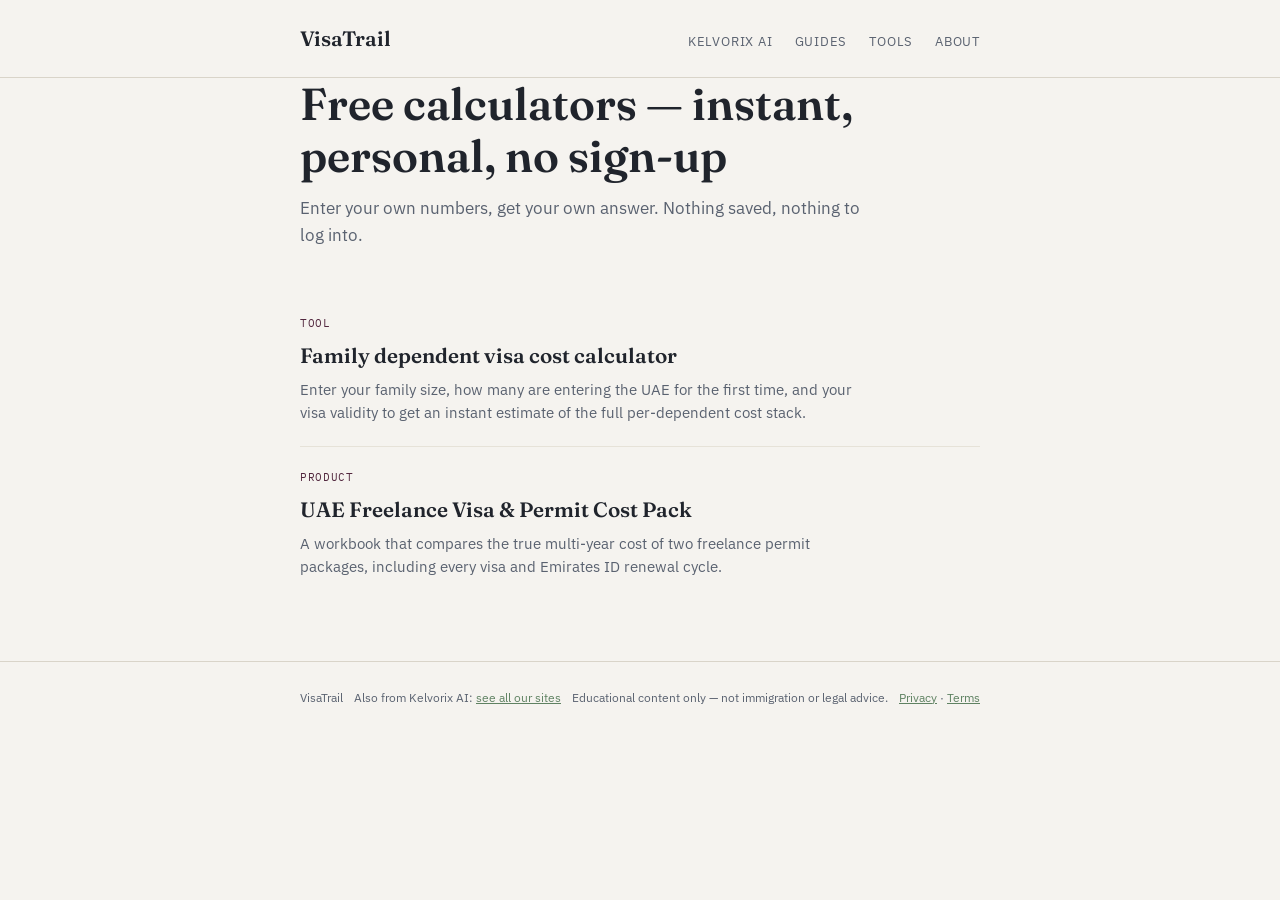
<file: tools/index.html>
<!doctype html>
<html lang="en">
<head>
<script async src="https://pagead2.googlesyndication.com/pagead/js/adsbygoogle.js?client=ca-pub-6051499531677717" crossorigin="anonymous"></script>
<meta charset="utf-8">
<meta name="viewport" content="width=device-width, initial-scale=1">
<title>Free UAE Visa Cost Calculators & Tools | VisaTrail</title>
<meta name="description" content="Free calculators for UAE visa costs — family dependent sponsorship, instant, personal, no sign-up.">
<link rel="canonical" href="https://kelvorixai.github.io/visatrail/tools/">
<link rel="preconnect" href="https://fonts.googleapis.com">
<link rel="preconnect" href="https://fonts.gstatic.com" crossorigin>
<link href="https://fonts.googleapis.com/css2?family=Fraunces:opsz,wght@9..144,500;9..144,600&family=IBM+Plex+Sans:wght@400;500;600&family=IBM+Plex+Mono:wght@400;500&display=swap" rel="stylesheet">
<link rel="stylesheet" href="../style.css">
</head>
<body>

<header class="site">
  <div class="wrap">
    <a class="brand" href="../index.html">VisaTrail</a>
    <nav class="site">
      <a href="https://kelvorixai.github.io/">Kelvorix AI</a>
      <a href="../index.html">Guides</a>
      <a href="index.html">Tools</a>
      <a href="../about.html">About</a>
    </nav>
  </div>
</header>

<main class="wrap">
  <div class="hero">
    <h1>Free calculators — instant, personal, no sign-up</h1>
    <p>Enter your own numbers, get your own answer. Nothing saved, nothing to log into.</p>
  </div>

  <div class="post-list">
    <div class="post-card">
      <span class="tag">Tool</span>
      <a class="title" href="dependent-visa-cost-calculator.html">Family dependent visa cost calculator</a>
      <p>Enter your family size, how many are entering the UAE for the first time, and your visa validity to get an instant estimate of the full per-dependent cost stack.</p>
    </div>
    <div class="post-card">
      <span class="tag">Product</span>
      <a class="title" href="uae-freelance-visa-cost-pack.html">UAE Freelance Visa & Permit Cost Pack</a>
      <p>A workbook that compares the true multi-year cost of two freelance permit packages, including every visa and Emirates ID renewal cycle.</p>
    </div>
  </div>
</main>

<footer class="site">
  <div class="wrap">
    <span>VisaTrail</span>
    <span>Also from Kelvorix AI: <a href="https://kelvorixai.github.io/">see all our sites</a></span>
    <span>Educational content only — not immigration or legal advice.</span>
    <span><a href="../privacy.html">Privacy</a> · <a href="../terms.html">Terms</a></span>
  </div>
</footer>

</body>
</html>
</file>
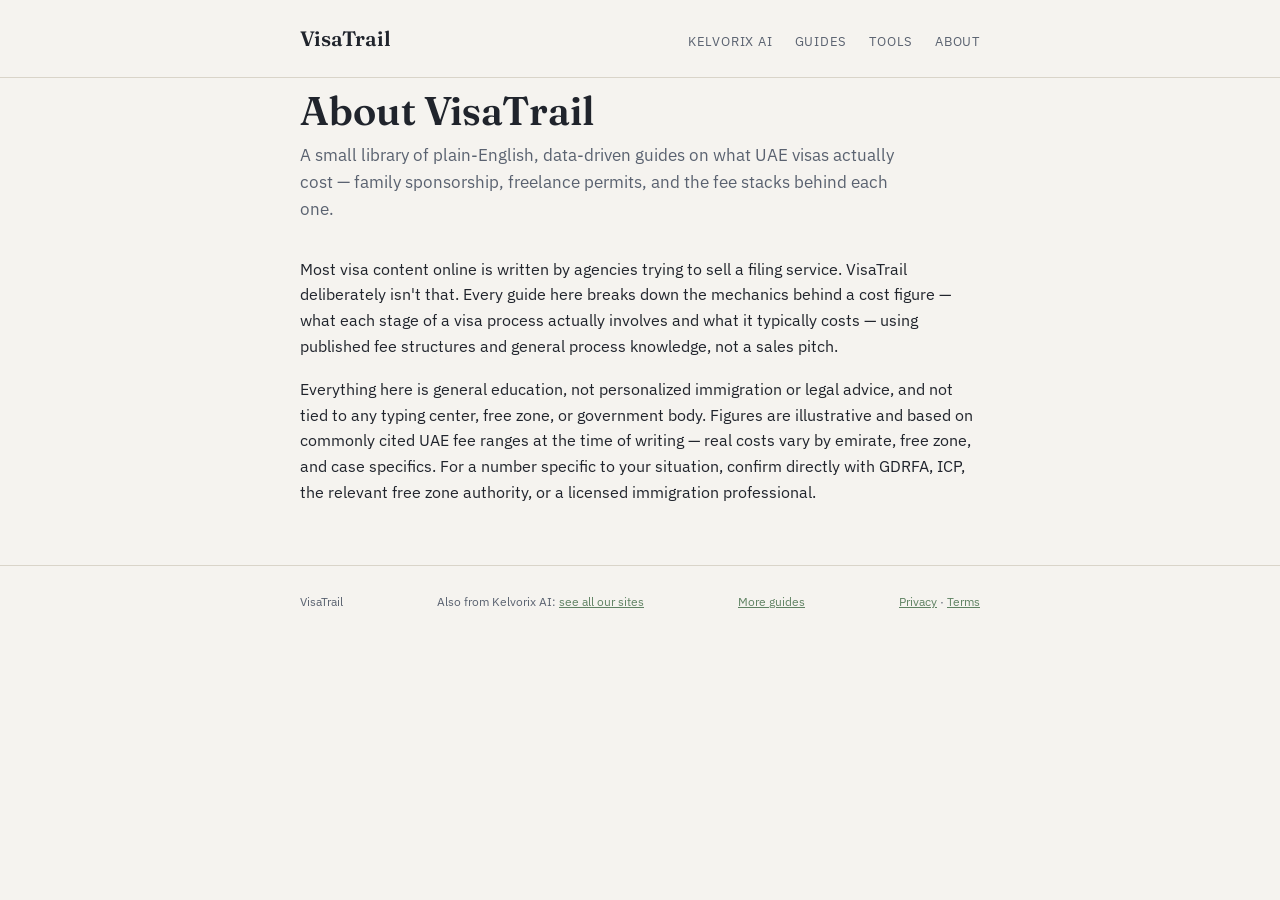
<file: about.html>
<!doctype html>
<html lang="en">
<head>
<script async src="https://pagead2.googlesyndication.com/pagead/js/adsbygoogle.js?client=ca-pub-6051499531677717" crossorigin="anonymous"></script>
<meta charset="utf-8">
<meta name="viewport" content="width=device-width, initial-scale=1">
<title>About | VisaTrail</title>
<meta name="description" content="What VisaTrail is and isn't — plain-English, data-driven breakdowns of what UAE visas actually cost. No application help, no affiliation.">
<link rel="canonical" href="https://kelvorixai.github.io/visatrail/about.html">
<link rel="preconnect" href="https://fonts.googleapis.com">
<link rel="preconnect" href="https://fonts.gstatic.com" crossorigin>
<link href="https://fonts.googleapis.com/css2?family=Fraunces:opsz,wght@9..144,500;9..144,600&family=IBM+Plex+Sans:wght@400;500;600&family=IBM+Plex+Mono:wght@400;500&display=swap" rel="stylesheet">
<link rel="stylesheet" href="style.css">
</head>
<body>

<header class="site">
  <div class="wrap">
    <a class="brand" href="index.html">VisaTrail</a>
    <nav class="site">
      <a href="https://kelvorixai.github.io/">Kelvorix AI</a>
      <a href="index.html">Guides</a>
      <a href="tools/index.html">Tools</a>
      <a href="about.html">About</a>
    </nav>
  </div>
</header>

<main class="wrap">
  <article class="post">
    <header class="meta">
      <h1>About VisaTrail</h1>
      <p class="dek">A small library of plain-English, data-driven guides on what UAE visas actually cost — family sponsorship, freelance permits, and the fee stacks behind each one.</p>
    </header>
    <div class="content">
      <p>Most visa content online is written by agencies trying to sell a filing service. VisaTrail deliberately isn't that. Every guide here breaks down the mechanics behind a cost figure — what each stage of a visa process actually involves and what it typically costs — using published fee structures and general process knowledge, not a sales pitch.</p>
      <p>Everything here is general education, not personalized immigration or legal advice, and not tied to any typing center, free zone, or government body. Figures are illustrative and based on commonly cited UAE fee ranges at the time of writing — real costs vary by emirate, free zone, and case specifics. For a number specific to your situation, confirm directly with GDRFA, ICP, the relevant free zone authority, or a licensed immigration professional.</p>
    </div>
  </article>
</main>

<footer class="site">
  <div class="wrap">
    <span>VisaTrail</span>
    <span>Also from Kelvorix AI: <a href="https://kelvorixai.github.io/">see all our sites</a></span>
    <span><a href="index.html">More guides</a></span>
    <span><a href="privacy.html">Privacy</a> · <a href="terms.html">Terms</a></span>
  </div>
</footer>

</body>
</html>
</file>
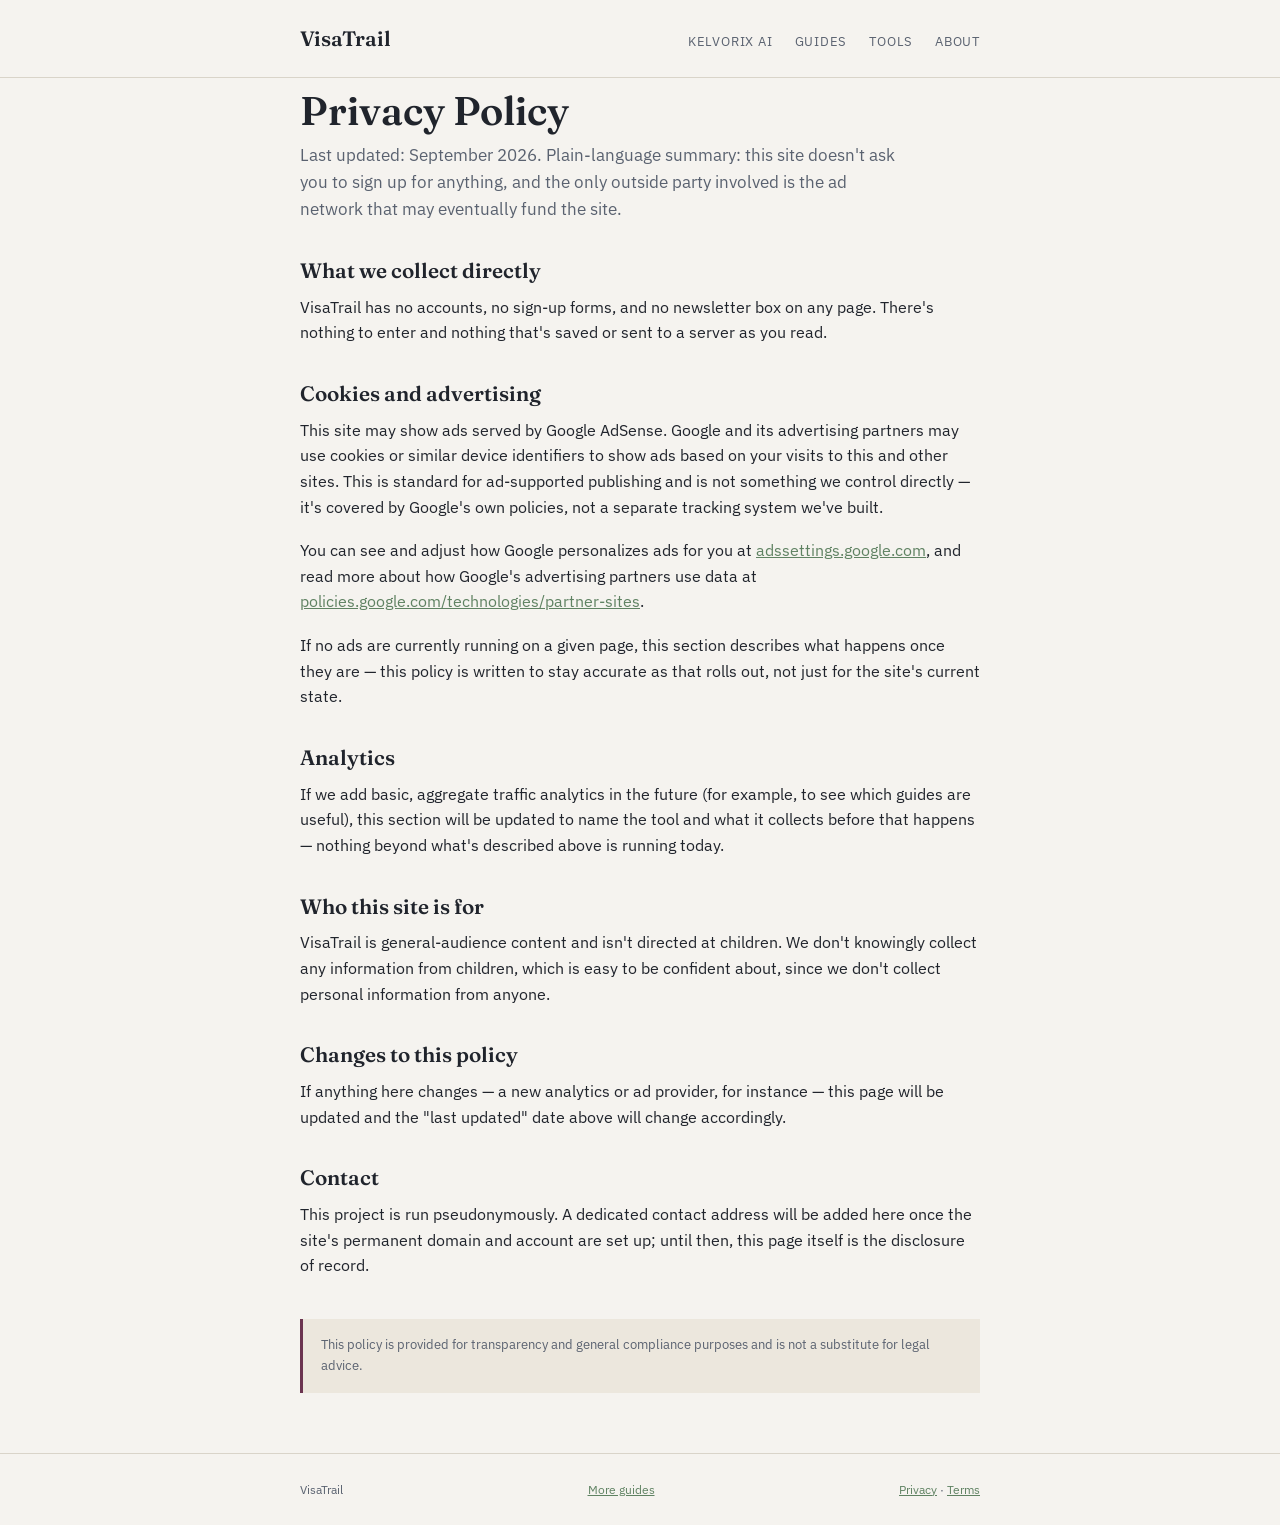
<file: privacy.html>
<!doctype html>
<html lang="en">
<head>
<script async src="https://pagead2.googlesyndication.com/pagead/js/adsbygoogle.js?client=ca-pub-6051499531677717" crossorigin="anonymous"></script>
<meta charset="utf-8">
<meta name="viewport" content="width=device-width, initial-scale=1">
<title>Privacy Policy | VisaTrail</title>
<meta name="description" content="What VisaTrail does and doesn't do with your data — no accounts, no sign-ups. How third-party ads use cookies, and how to opt out.">
<link rel="canonical" href="https://kelvorixai.github.io/visatrail/privacy.html">
<link rel="preconnect" href="https://fonts.googleapis.com">
<link rel="preconnect" href="https://fonts.gstatic.com" crossorigin>
<link href="https://fonts.googleapis.com/css2?family=Fraunces:opsz,wght@9..144,500;9..144,600&family=IBM+Plex+Sans:wght@400;500;600&family=IBM+Plex+Mono:wght@400;500&display=swap" rel="stylesheet">
<link rel="stylesheet" href="style.css">
</head>
<body>

<header class="site">
  <div class="wrap">
    <a class="brand" href="index.html">VisaTrail</a>
    <nav class="site">
      <a href="https://kelvorixai.github.io/">Kelvorix AI</a>
      <a href="index.html">Guides</a>
      <a href="tools/index.html">Tools</a>
      <a href="about.html">About</a>
    </nav>
  </div>
</header>

<main class="wrap">
  <article class="post">
    <header class="meta">
      <h1>Privacy Policy</h1>
      <p class="dek">Last updated: September 2026. Plain-language summary: this site doesn't ask you to sign up for anything, and the only outside party involved is the ad network that may eventually fund the site.</p>
    </header>
    <div class="content">
      <h2>What we collect directly</h2>
      <p>VisaTrail has no accounts, no sign-up forms, and no newsletter box on any page. There's nothing to enter and nothing that's saved or sent to a server as you read.</p>

      <h2>Cookies and advertising</h2>
      <p>This site may show ads served by Google AdSense. Google and its advertising partners may use cookies or similar device identifiers to show ads based on your visits to this and other sites. This is standard for ad-supported publishing and is not something we control directly — it's covered by Google's own policies, not a separate tracking system we've built.</p>
      <p>You can see and adjust how Google personalizes ads for you at <a href="https://adssettings.google.com" target="_blank" rel="noopener">adssettings.google.com</a>, and read more about how Google's advertising partners use data at <a href="https://policies.google.com/technologies/partner-sites" target="_blank" rel="noopener">policies.google.com/technologies/partner-sites</a>.</p>
      <p>If no ads are currently running on a given page, this section describes what happens once they are — this policy is written to stay accurate as that rolls out, not just for the site's current state.</p>

      <h2>Analytics</h2>
      <p>If we add basic, aggregate traffic analytics in the future (for example, to see which guides are useful), this section will be updated to name the tool and what it collects before that happens — nothing beyond what's described above is running today.</p>

      <h2>Who this site is for</h2>
      <p>VisaTrail is general-audience content and isn't directed at children. We don't knowingly collect any information from children, which is easy to be confident about, since we don't collect personal information from anyone.</p>

      <h2>Changes to this policy</h2>
      <p>If anything here changes — a new analytics or ad provider, for instance — this page will be updated and the "last updated" date above will change accordingly.</p>

      <h2>Contact</h2>
      <p>This project is run pseudonymously. A dedicated contact address will be added here once the site's permanent domain and account are set up; until then, this page itself is the disclosure of record.</p>

      <div class="disclaimer">This policy is provided for transparency and general compliance purposes and is not a substitute for legal advice.</div>
    </div>
  </article>
</main>

<footer class="site">
  <div class="wrap">
    <span>VisaTrail</span>
    <span><a href="index.html">More guides</a></span>
    <span><a href="privacy.html">Privacy</a> · <a href="terms.html">Terms</a></span>
  </div>
</footer>

</body>
</html>
</file>
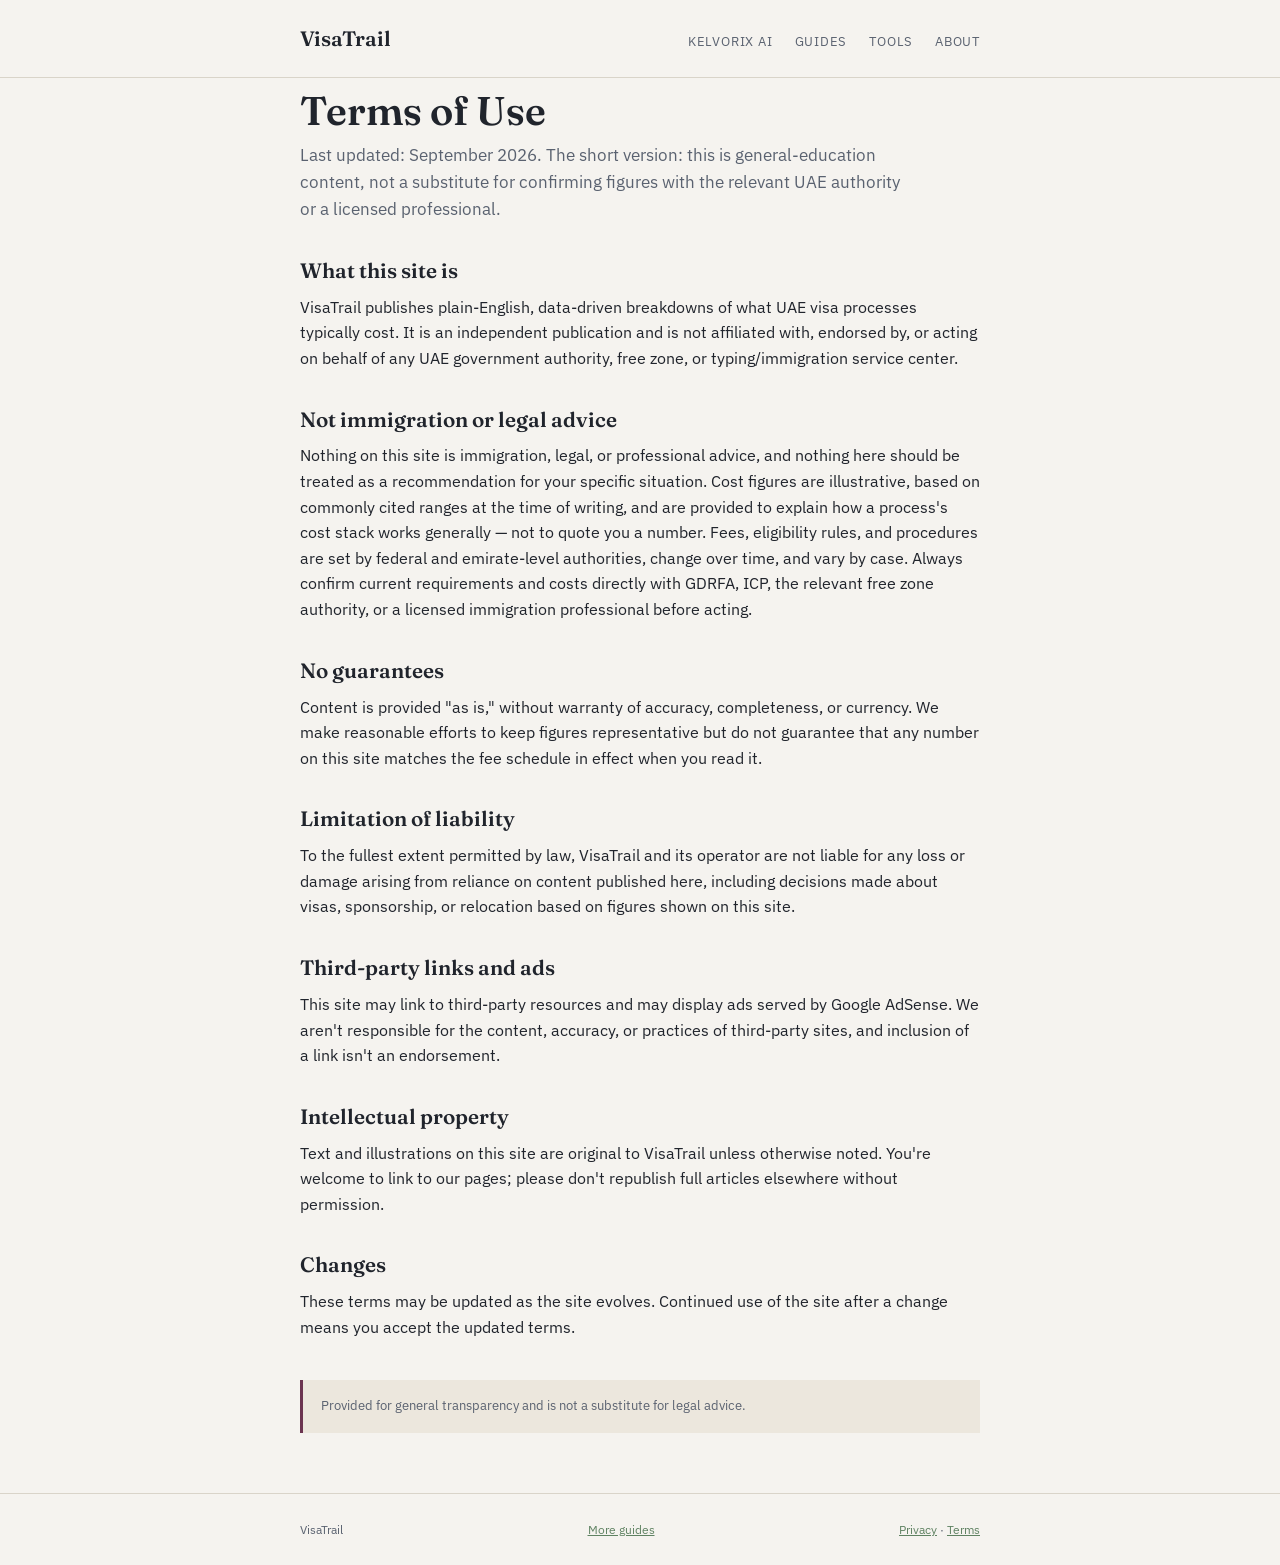
<file: terms.html>
<!doctype html>
<html lang="en">
<head>
<script async src="https://pagead2.googlesyndication.com/pagead/js/adsbygoogle.js?client=ca-pub-6051499531677717" crossorigin="anonymous"></script>
<meta charset="utf-8">
<meta name="viewport" content="width=device-width, initial-scale=1">
<title>Terms of Use | VisaTrail</title>
<meta name="description" content="Terms of use for VisaTrail — general-education content on UAE visa costs, not immigration or legal advice.">
<link rel="canonical" href="https://kelvorixai.github.io/visatrail/terms.html">
<link rel="preconnect" href="https://fonts.googleapis.com">
<link rel="preconnect" href="https://fonts.gstatic.com" crossorigin>
<link href="https://fonts.googleapis.com/css2?family=Fraunces:opsz,wght@9..144,500;9..144,600&family=IBM+Plex+Sans:wght@400;500;600&family=IBM+Plex+Mono:wght@400;500&display=swap" rel="stylesheet">
<link rel="stylesheet" href="style.css">
</head>
<body>

<header class="site">
  <div class="wrap">
    <a class="brand" href="index.html">VisaTrail</a>
    <nav class="site">
      <a href="https://kelvorixai.github.io/">Kelvorix AI</a>
      <a href="index.html">Guides</a>
      <a href="tools/index.html">Tools</a>
      <a href="about.html">About</a>
    </nav>
  </div>
</header>

<main class="wrap">
  <article class="post">
    <header class="meta">
      <h1>Terms of Use</h1>
      <p class="dek">Last updated: September 2026. The short version: this is general-education content, not a substitute for confirming figures with the relevant UAE authority or a licensed professional.</p>
    </header>
    <div class="content">
      <h2>What this site is</h2>
      <p>VisaTrail publishes plain-English, data-driven breakdowns of what UAE visa processes typically cost. It is an independent publication and is not affiliated with, endorsed by, or acting on behalf of any UAE government authority, free zone, or typing/immigration service center.</p>

      <h2>Not immigration or legal advice</h2>
      <p>Nothing on this site is immigration, legal, or professional advice, and nothing here should be treated as a recommendation for your specific situation. Cost figures are illustrative, based on commonly cited ranges at the time of writing, and are provided to explain how a process's cost stack works generally — not to quote you a number. Fees, eligibility rules, and procedures are set by federal and emirate-level authorities, change over time, and vary by case. Always confirm current requirements and costs directly with GDRFA, ICP, the relevant free zone authority, or a licensed immigration professional before acting.</p>

      <h2>No guarantees</h2>
      <p>Content is provided "as is," without warranty of accuracy, completeness, or currency. We make reasonable efforts to keep figures representative but do not guarantee that any number on this site matches the fee schedule in effect when you read it.</p>

      <h2>Limitation of liability</h2>
      <p>To the fullest extent permitted by law, VisaTrail and its operator are not liable for any loss or damage arising from reliance on content published here, including decisions made about visas, sponsorship, or relocation based on figures shown on this site.</p>

      <h2>Third-party links and ads</h2>
      <p>This site may link to third-party resources and may display ads served by Google AdSense. We aren't responsible for the content, accuracy, or practices of third-party sites, and inclusion of a link isn't an endorsement.</p>

      <h2>Intellectual property</h2>
      <p>Text and illustrations on this site are original to VisaTrail unless otherwise noted. You're welcome to link to our pages; please don't republish full articles elsewhere without permission.</p>

      <h2>Changes</h2>
      <p>These terms may be updated as the site evolves. Continued use of the site after a change means you accept the updated terms.</p>

      <div class="disclaimer">Provided for general transparency and is not a substitute for legal advice.</div>
    </div>
  </article>
</main>

<footer class="site">
  <div class="wrap">
    <span>VisaTrail</span>
    <span><a href="index.html">More guides</a></span>
    <span><a href="privacy.html">Privacy</a> · <a href="terms.html">Terms</a></span>
  </div>
</footer>

</body>
</html>
</file>
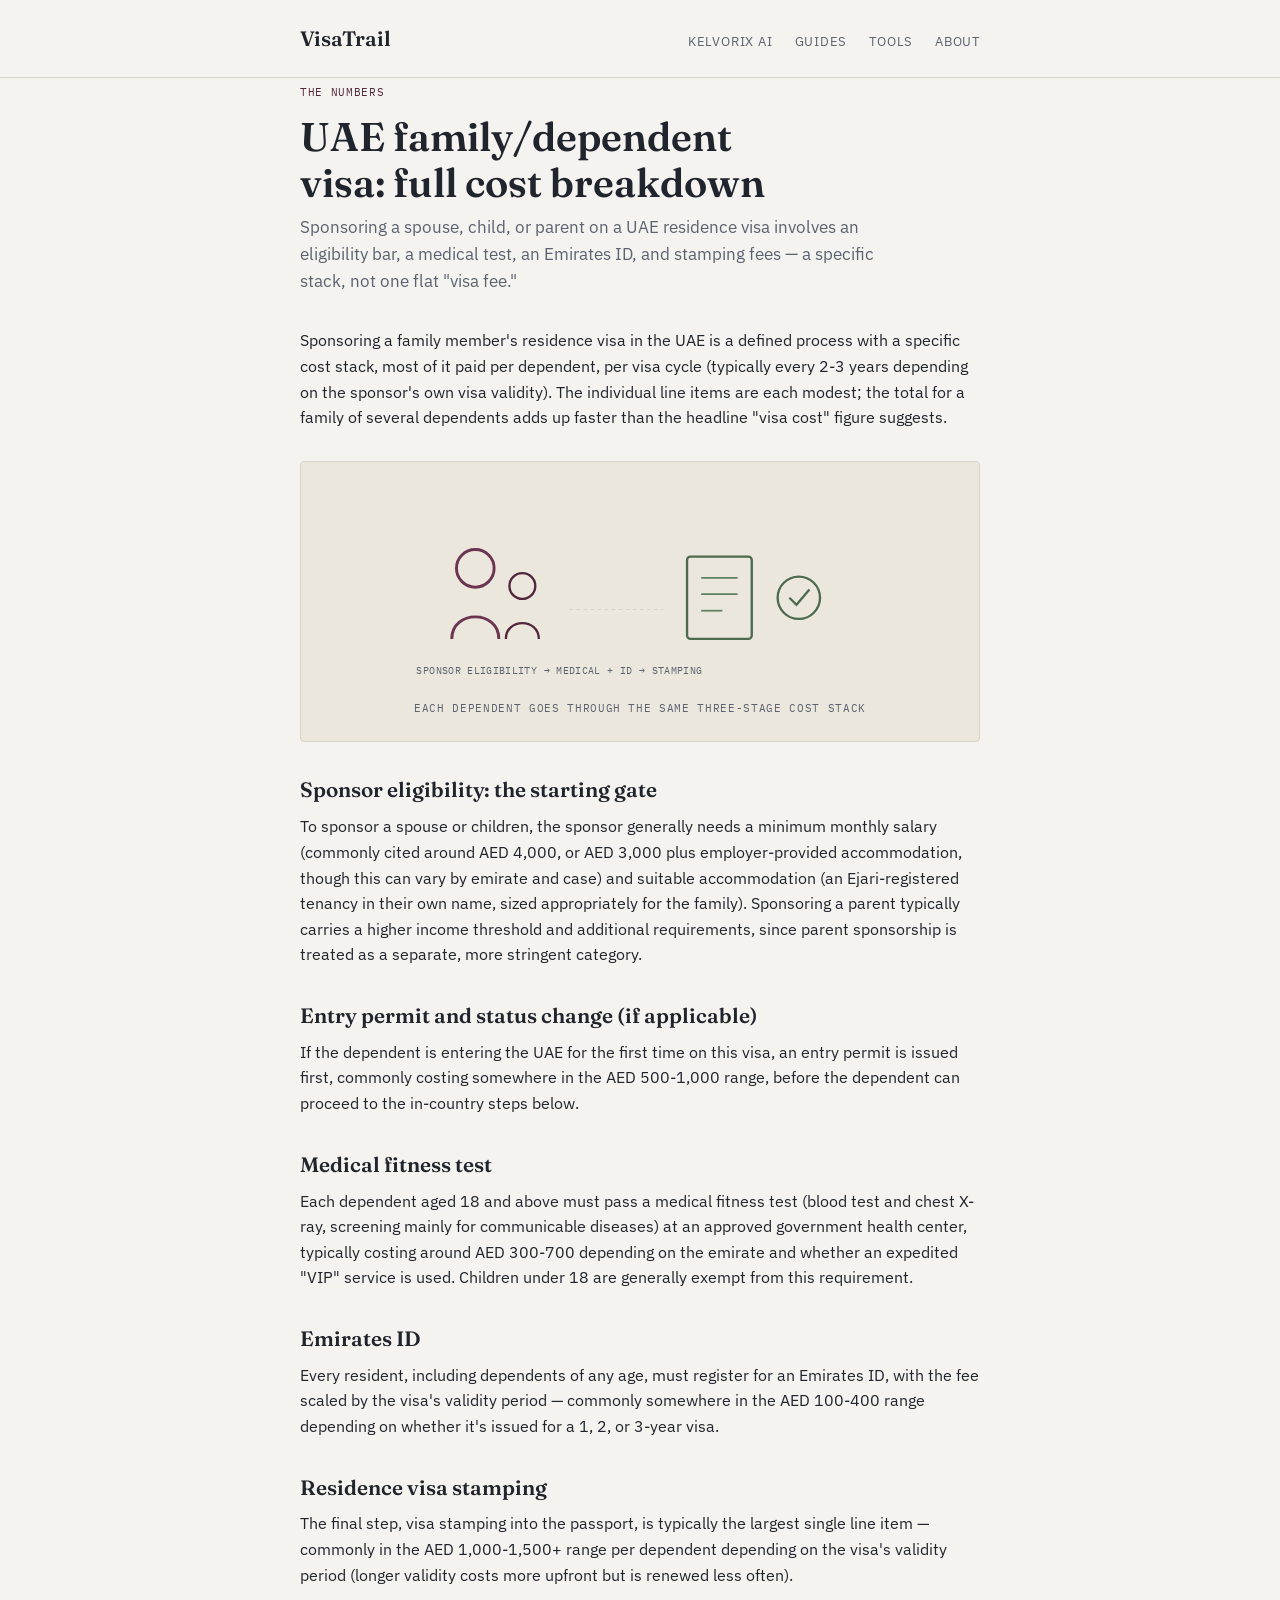
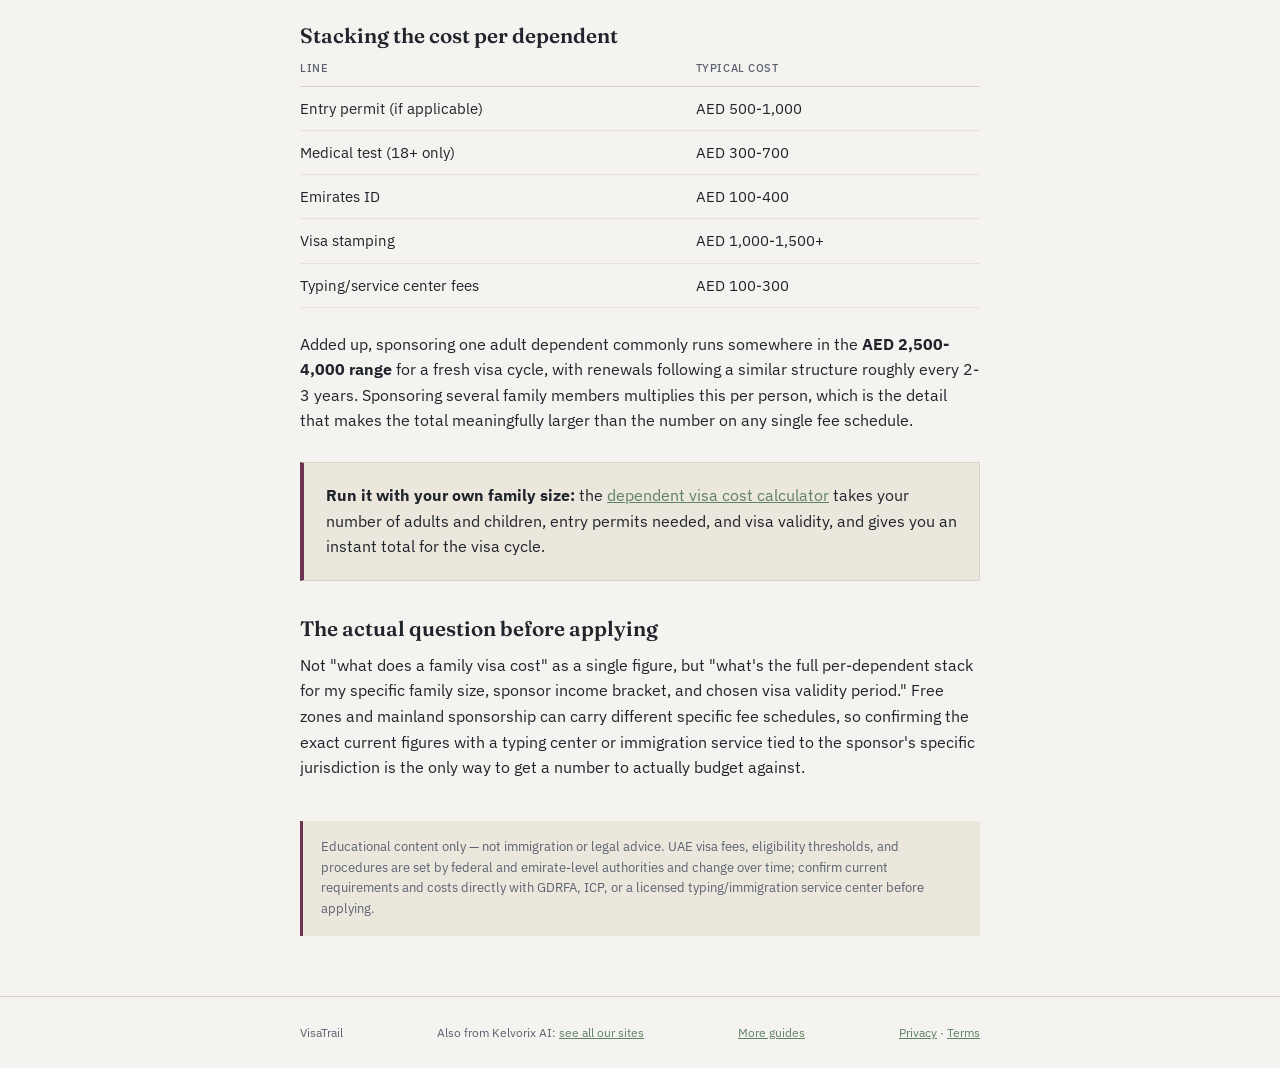
<file: articles/uae-family-dependent-visa-cost-breakdown.html>
<!doctype html>
<html lang="en">
<head>
<script async src="https://pagead2.googlesyndication.com/pagead/js/adsbygoogle.js?client=ca-pub-6051499531677717" crossorigin="anonymous"></script>
<meta charset="utf-8">
<meta name="viewport" content="width=device-width, initial-scale=1">
<title>UAE Family/Dependent Visa: Full Cost Breakdown | VisaTrail</title>
<meta name="description" content="Sponsor eligibility, medical test, Emirates ID, visa stamping — the full cost stack behind sponsoring a spouse, child, or parent on a UAE residence visa.">
<link rel="canonical" href="https://kelvorixai.github.io/visatrail/articles/uae-family-dependent-visa-cost-breakdown.html">
<meta property="og:title" content="UAE Family/Dependent Visa: Full Cost Breakdown">
<meta property="og:description" content="Sponsor salary requirements, medical test, Emirates ID, and stamping fees — the real cost stack for a UAE dependent visa.">
<meta property="og:type" content="article">
<meta property="og:url" content="https://kelvorixai.github.io/visatrail/articles/uae-family-dependent-visa-cost-breakdown.html">
<link rel="preconnect" href="https://fonts.googleapis.com">
<link rel="preconnect" href="https://fonts.gstatic.com" crossorigin>
<link href="https://fonts.googleapis.com/css2?family=Fraunces:opsz,wght@9..144,500;9..144,600&family=IBM+Plex+Sans:wght@400;500;600&family=IBM+Plex+Mono:wght@400;500&display=swap" rel="stylesheet">
<link rel="stylesheet" href="../style.css">
<style>
.figure{margin:30px 0 36px;padding:24px;background:var(--paper-raised);border:1px solid var(--line);border-radius:4px;}
.figure svg{display:block;width:100%;height:auto;max-height:200px;}
.figure figcaption{margin-top:14px;font-family:"IBM Plex Mono",monospace;font-size:11px;text-transform:uppercase;letter-spacing:.06em;color:var(--ink-soft);text-align:center;}
</style>
</head>
<body>

<header class="site">
  <div class="wrap">
    <a class="brand" href="../index.html">VisaTrail</a>
    <nav class="site">
      <a href="https://kelvorixai.github.io/">Kelvorix AI</a>
      <a href="../index.html">Guides</a>
      <a href="../tools/index.html">Tools</a>
      <a href="../about.html">About</a>
    </nav>
  </div>
</header>

<main class="wrap">
  <article class="post">
    <header class="meta">
      <span class="tag">The Numbers</span>
      <h1>UAE family/dependent visa: full cost breakdown</h1>
      <p class="dek">Sponsoring a spouse, child, or parent on a UAE residence visa involves an eligibility bar, a medical test, an Emirates ID, and stamping fees — a specific stack, not one flat "visa fee."</p>
    </header>

    <div class="content">
      <p>Sponsoring a family member's residence visa in the UAE is a defined process with a specific cost stack, most of it paid per dependent, per visa cycle (typically every 2-3 years depending on the sponsor's own visa validity). The individual line items are each modest; the total for a family of several dependents adds up faster than the headline "visa cost" figure suggests.</p>

      <figure class="figure">
        <svg viewBox="0 0 420 170" role="img" aria-label="Illustration of a family icon connected by a line to a document stack representing visa cost stages">
          <circle cx="70" cy="70" r="16" style="fill:none;stroke:var(--plum)" stroke-width="2.5"/>
          <path d="M50 130 C50 105 90 105 90 130" style="fill:none;stroke:var(--plum)" stroke-width="2.5"/>
          <circle cx="110" cy="85" r="11" style="fill:none;stroke:var(--plum-strong)" stroke-width="2"/>
          <path d="M96 130 C96 112 124 112 124 130" style="fill:none;stroke:var(--plum-strong)" stroke-width="2"/>
          <line x1="150" y1="105" x2="230" y2="105" style="stroke:var(--line)" stroke-width="1" stroke-dasharray="3,3"/>
          <rect x="250" y="60" width="55" height="70" rx="3" style="fill:none;stroke:var(--sage)" stroke-width="2"/>
          <line x1="262" y1="78" x2="293" y2="78" style="stroke:var(--sage-soft)" stroke-width="1.5"/>
          <line x1="262" y1="92" x2="293" y2="92" style="stroke:var(--sage-soft)" stroke-width="1.5"/>
          <line x1="262" y1="106" x2="280" y2="106" style="stroke:var(--sage-soft)" stroke-width="1.5"/>
          <circle cx="345" cy="95" r="18" style="fill:none;stroke:var(--sage)" stroke-width="2"/>
          <path d="M337 95 L343 101 L354 88" style="fill:none;stroke:var(--sage)" stroke-width="2"/>
          <text x="20" y="160" font-family="IBM Plex Mono, monospace" font-size="8.5" style="fill:var(--ink-soft)" letter-spacing=".3">SPONSOR ELIGIBILITY → MEDICAL + ID → STAMPING</text>
        </svg>
        <figcaption>Each dependent goes through the same three-stage cost stack</figcaption>
      </figure>

      <h2>Sponsor eligibility: the starting gate</h2>
      <p>To sponsor a spouse or children, the sponsor generally needs a minimum monthly salary (commonly cited around AED 4,000, or AED 3,000 plus employer-provided accommodation, though this can vary by emirate and case) and suitable accommodation (an Ejari-registered tenancy in their own name, sized appropriately for the family). Sponsoring a parent typically carries a higher income threshold and additional requirements, since parent sponsorship is treated as a separate, more stringent category.</p>

      <h2>Entry permit and status change (if applicable)</h2>
      <p>If the dependent is entering the UAE for the first time on this visa, an entry permit is issued first, commonly costing somewhere in the AED 500-1,000 range, before the dependent can proceed to the in-country steps below.</p>

      <h2>Medical fitness test</h2>
      <p>Each dependent aged 18 and above must pass a medical fitness test (blood test and chest X-ray, screening mainly for communicable diseases) at an approved government health center, typically costing around AED 300-700 depending on the emirate and whether an expedited "VIP" service is used. Children under 18 are generally exempt from this requirement.</p>

      <h2>Emirates ID</h2>
      <p>Every resident, including dependents of any age, must register for an Emirates ID, with the fee scaled by the visa's validity period — commonly somewhere in the AED 100-400 range depending on whether it's issued for a 1, 2, or 3-year visa.</p>

      <h2>Residence visa stamping</h2>
      <p>The final step, visa stamping into the passport, is typically the largest single line item — commonly in the AED 1,000-1,500+ range per dependent depending on the visa's validity period (longer validity costs more upfront but is renewed less often).</p>

      <h2>Stacking the cost per dependent</h2>
      <table>
        <thead><tr><th>Line</th><th>Typical cost</th></tr></thead>
        <tbody>
          <tr><td>Entry permit (if applicable)</td><td>AED 500-1,000</td></tr>
          <tr><td>Medical test (18+ only)</td><td>AED 300-700</td></tr>
          <tr><td>Emirates ID</td><td>AED 100-400</td></tr>
          <tr><td>Visa stamping</td><td>AED 1,000-1,500+</td></tr>
          <tr><td>Typing/service center fees</td><td>AED 100-300</td></tr>
        </tbody>
      </table>
      <p>Added up, sponsoring one adult dependent commonly runs somewhere in the <strong>AED 2,500-4,000 range</strong> for a fresh visa cycle, with renewals following a similar structure roughly every 2-3 years. Sponsoring several family members multiplies this per person, which is the detail that makes the total meaningfully larger than the number on any single fee schedule.</p>

      <div style="margin:28px 0; padding:20px 22px; border:1px solid var(--line); border-left:4px solid var(--plum); background:var(--paper-raised);"><strong>Run it with your own family size:</strong> the <a href="../tools/dependent-visa-cost-calculator.html">dependent visa cost calculator</a> takes your number of adults and children, entry permits needed, and visa validity, and gives you an instant total for the visa cycle.</div>

      <h2>The actual question before applying</h2>
      <p>Not "what does a family visa cost" as a single figure, but "what's the full per-dependent stack for my specific family size, sponsor income bracket, and chosen visa validity period." Free zones and mainland sponsorship can carry different specific fee schedules, so confirming the exact current figures with a typing center or immigration service tied to the sponsor's specific jurisdiction is the only way to get a number to actually budget against.</p>

      <div class="disclaimer">Educational content only — not immigration or legal advice. UAE visa fees, eligibility thresholds, and procedures are set by federal and emirate-level authorities and change over time; confirm current requirements and costs directly with GDRFA, ICP, or a licensed typing/immigration service center before applying.</div>
    </div>
  </article>
</main>

<footer class="site">
  <div class="wrap">
    <span>VisaTrail</span>
    <span>Also from Kelvorix AI: <a href="https://kelvorixai.github.io/">see all our sites</a></span>
    <span><a href="../index.html">More guides</a></span>
    <span><a href="../privacy.html">Privacy</a> · <a href="../terms.html">Terms</a></span>
  </div>
</footer>

</body>
</html>
</file>
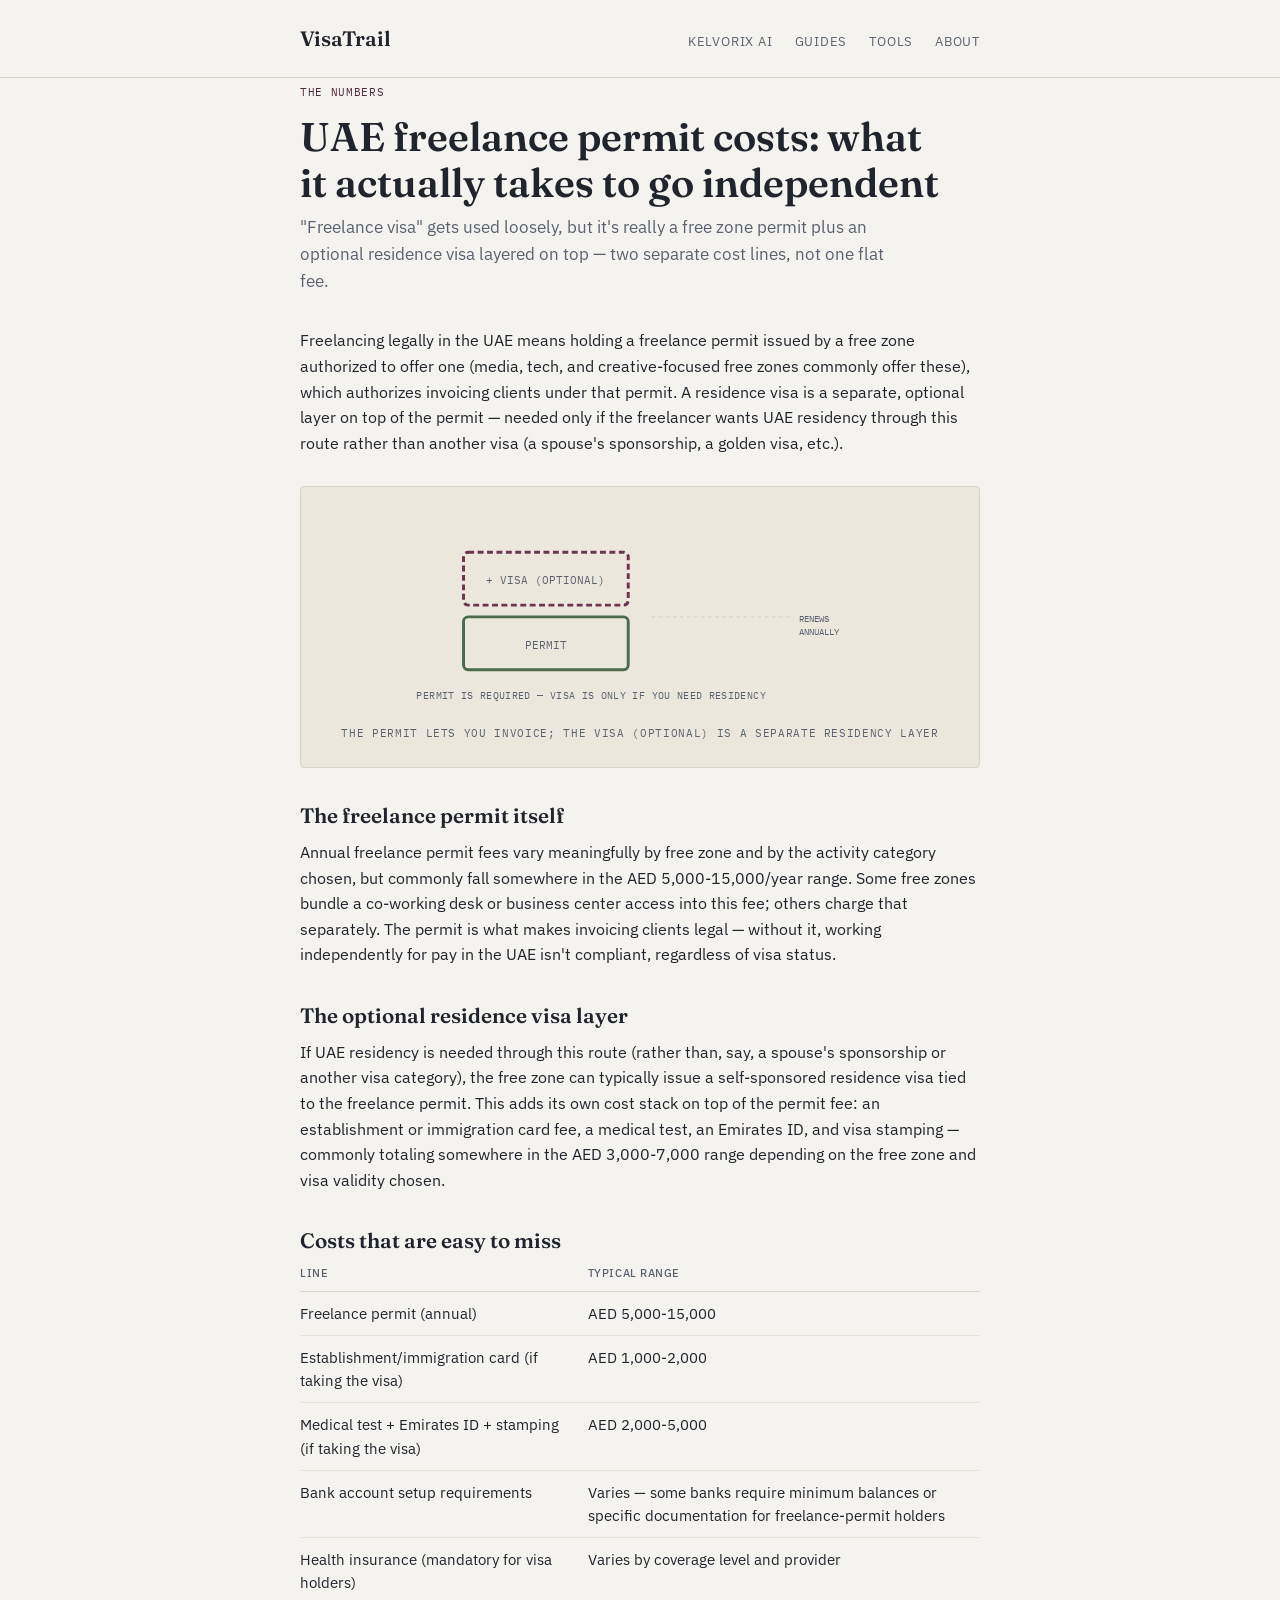
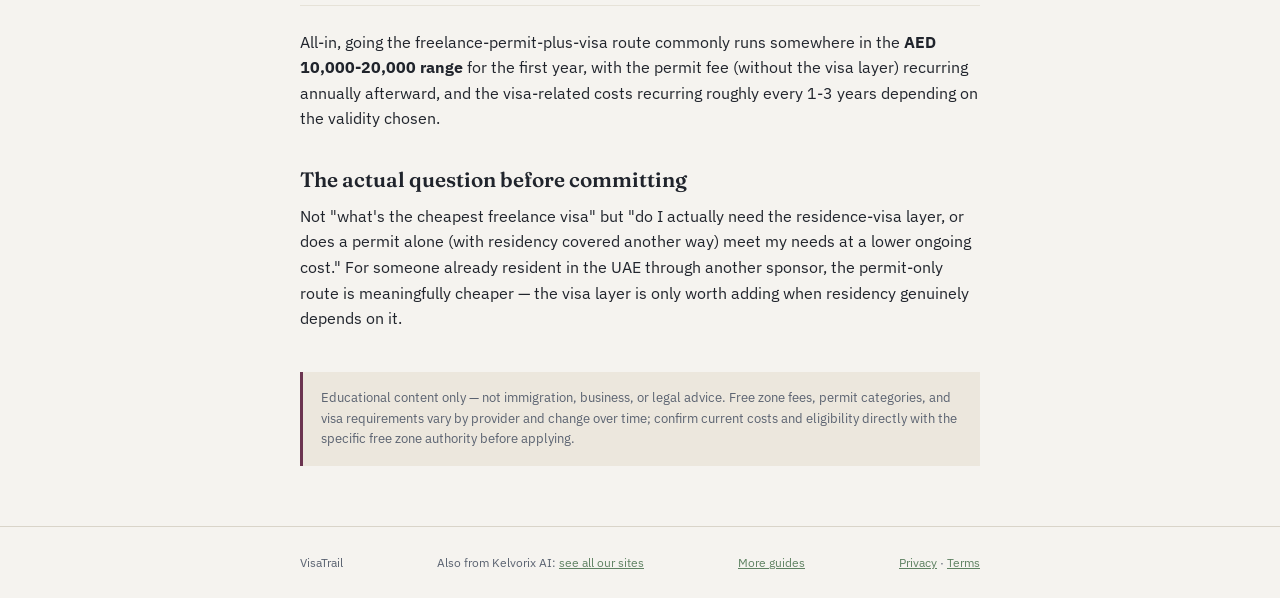
<file: articles/uae-freelance-permit-costs.html>
<!doctype html>
<html lang="en">
<head>
<script async src="https://pagead2.googlesyndication.com/pagead/js/adsbygoogle.js?client=ca-pub-6051499531677717" crossorigin="anonymous"></script>
<meta charset="utf-8">
<meta name="viewport" content="width=device-width, initial-scale=1">
<title>UAE Freelance Permit Costs: What It Actually Takes to Go Independent | VisaTrail</title>
<meta name="description" content="Free zone freelance permit fees, self-sponsorship visa costs, and renewal costs — the real cost stack behind going independent in the UAE.">
<link rel="canonical" href="https://kelvorixai.github.io/visatrail/articles/uae-freelance-permit-costs.html">
<meta property="og:title" content="UAE Freelance Permit Costs: What It Actually Takes to Go Independent">
<meta property="og:description" content="Free zone permit fees, visa costs, and renewals — the actual cost stack for freelancing legally in the UAE.">
<meta property="og:type" content="article">
<meta property="og:url" content="https://kelvorixai.github.io/visatrail/articles/uae-freelance-permit-costs.html">
<link rel="preconnect" href="https://fonts.googleapis.com">
<link rel="preconnect" href="https://fonts.gstatic.com" crossorigin>
<link href="https://fonts.googleapis.com/css2?family=Fraunces:opsz,wght@9..144,500;9..144,600&family=IBM+Plex+Sans:wght@400;500;600&family=IBM+Plex+Mono:wght@400;500&display=swap" rel="stylesheet">
<link rel="stylesheet" href="../style.css">
<style>
.figure{margin:30px 0 36px;padding:24px;background:var(--paper-raised);border:1px solid var(--line);border-radius:4px;}
.figure svg{display:block;width:100%;height:auto;max-height:200px;}
.figure figcaption{margin-top:14px;font-family:"IBM Plex Mono",monospace;font-size:11px;text-transform:uppercase;letter-spacing:.06em;color:var(--ink-soft);text-align:center;}
</style>
</head>
<body>

<header class="site">
  <div class="wrap">
    <a class="brand" href="../index.html">VisaTrail</a>
    <nav class="site">
      <a href="https://kelvorixai.github.io/">Kelvorix AI</a>
      <a href="../index.html">Guides</a>
      <a href="../tools/index.html">Tools</a>
      <a href="../about.html">About</a>
    </nav>
  </div>
</header>

<main class="wrap">
  <article class="post">
    <header class="meta">
      <span class="tag">The Numbers</span>
      <h1>UAE freelance permit costs: what it actually takes to go independent</h1>
      <p class="dek">"Freelance visa" gets used loosely, but it's really a free zone permit plus an optional residence visa layered on top — two separate cost lines, not one flat fee.</p>
    </header>

    <div class="content">
      <p>Freelancing legally in the UAE means holding a freelance permit issued by a free zone authorized to offer one (media, tech, and creative-focused free zones commonly offer these), which authorizes invoicing clients under that permit. A residence visa is a separate, optional layer on top of the permit — needed only if the freelancer wants UAE residency through this route rather than another visa (a spouse's sponsorship, a golden visa, etc.).</p>

      <figure class="figure">
        <svg viewBox="0 0 420 170" role="img" aria-label="Illustration of two stacked cost layers: a freelance permit and an optional residence visa">
          <rect x="60" y="90" width="140" height="45" rx="4" style="fill:none;stroke:var(--sage)" stroke-width="2.5"/>
          <text x="130" y="117" text-anchor="middle" font-family="IBM Plex Mono, monospace" font-size="9" style="fill:var(--ink-soft)">PERMIT</text>
          <rect x="60" y="35" width="140" height="45" rx="4" style="fill:none;stroke:var(--plum)" stroke-width="2.5" stroke-dasharray="5,3"/>
          <text x="130" y="62" text-anchor="middle" font-family="IBM Plex Mono, monospace" font-size="9" style="fill:var(--ink-soft)">+ VISA (OPTIONAL)</text>
          <path d="M220 90 L340 90" style="fill:none;stroke:var(--line)" stroke-width="1" stroke-dasharray="3,3"/>
          <text x="345" y="94" font-family="IBM Plex Mono, monospace" font-size="8" style="fill:var(--ink-soft)">RENEWS</text>
          <text x="345" y="105" font-family="IBM Plex Mono, monospace" font-size="8" style="fill:var(--ink-soft)">ANNUALLY</text>
          <text x="20" y="160" font-family="IBM Plex Mono, monospace" font-size="8.5" style="fill:var(--ink-soft)" letter-spacing=".3">PERMIT IS REQUIRED — VISA IS ONLY IF YOU NEED RESIDENCY</text>
        </svg>
        <figcaption>The permit lets you invoice; the visa (optional) is a separate residency layer</figcaption>
      </figure>

      <h2>The freelance permit itself</h2>
      <p>Annual freelance permit fees vary meaningfully by free zone and by the activity category chosen, but commonly fall somewhere in the AED 5,000-15,000/year range. Some free zones bundle a co-working desk or business center access into this fee; others charge that separately. The permit is what makes invoicing clients legal — without it, working independently for pay in the UAE isn't compliant, regardless of visa status.</p>

      <h2>The optional residence visa layer</h2>
      <p>If UAE residency is needed through this route (rather than, say, a spouse's sponsorship or another visa category), the free zone can typically issue a self-sponsored residence visa tied to the freelance permit. This adds its own cost stack on top of the permit fee: an establishment or immigration card fee, a medical test, an Emirates ID, and visa stamping — commonly totaling somewhere in the AED 3,000-7,000 range depending on the free zone and visa validity chosen.</p>

      <h2>Costs that are easy to miss</h2>
      <table>
        <thead><tr><th>Line</th><th>Typical range</th></tr></thead>
        <tbody>
          <tr><td>Freelance permit (annual)</td><td>AED 5,000-15,000</td></tr>
          <tr><td>Establishment/immigration card (if taking the visa)</td><td>AED 1,000-2,000</td></tr>
          <tr><td>Medical test + Emirates ID + stamping (if taking the visa)</td><td>AED 2,000-5,000</td></tr>
          <tr><td>Bank account setup requirements</td><td>Varies — some banks require minimum balances or specific documentation for freelance-permit holders</td></tr>
          <tr><td>Health insurance (mandatory for visa holders)</td><td>Varies by coverage level and provider</td></tr>
        </tbody>
      </table>
      <p>All-in, going the freelance-permit-plus-visa route commonly runs somewhere in the <strong>AED 10,000-20,000 range</strong> for the first year, with the permit fee (without the visa layer) recurring annually afterward, and the visa-related costs recurring roughly every 1-3 years depending on the validity chosen.</p>

      <h2>The actual question before committing</h2>
      <p>Not "what's the cheapest freelance visa" but "do I actually need the residence-visa layer, or does a permit alone (with residency covered another way) meet my needs at a lower ongoing cost." For someone already resident in the UAE through another sponsor, the permit-only route is meaningfully cheaper — the visa layer is only worth adding when residency genuinely depends on it.</p>

      <div class="disclaimer">Educational content only — not immigration, business, or legal advice. Free zone fees, permit categories, and visa requirements vary by provider and change over time; confirm current costs and eligibility directly with the specific free zone authority before applying.</div>
    </div>
  </article>
</main>

<footer class="site">
  <div class="wrap">
    <span>VisaTrail</span>
    <span>Also from Kelvorix AI: <a href="https://kelvorixai.github.io/">see all our sites</a></span>
    <span><a href="../index.html">More guides</a></span>
    <span><a href="../privacy.html">Privacy</a> · <a href="../terms.html">Terms</a></span>
  </div>
</footer>

</body>
</html>
</file>
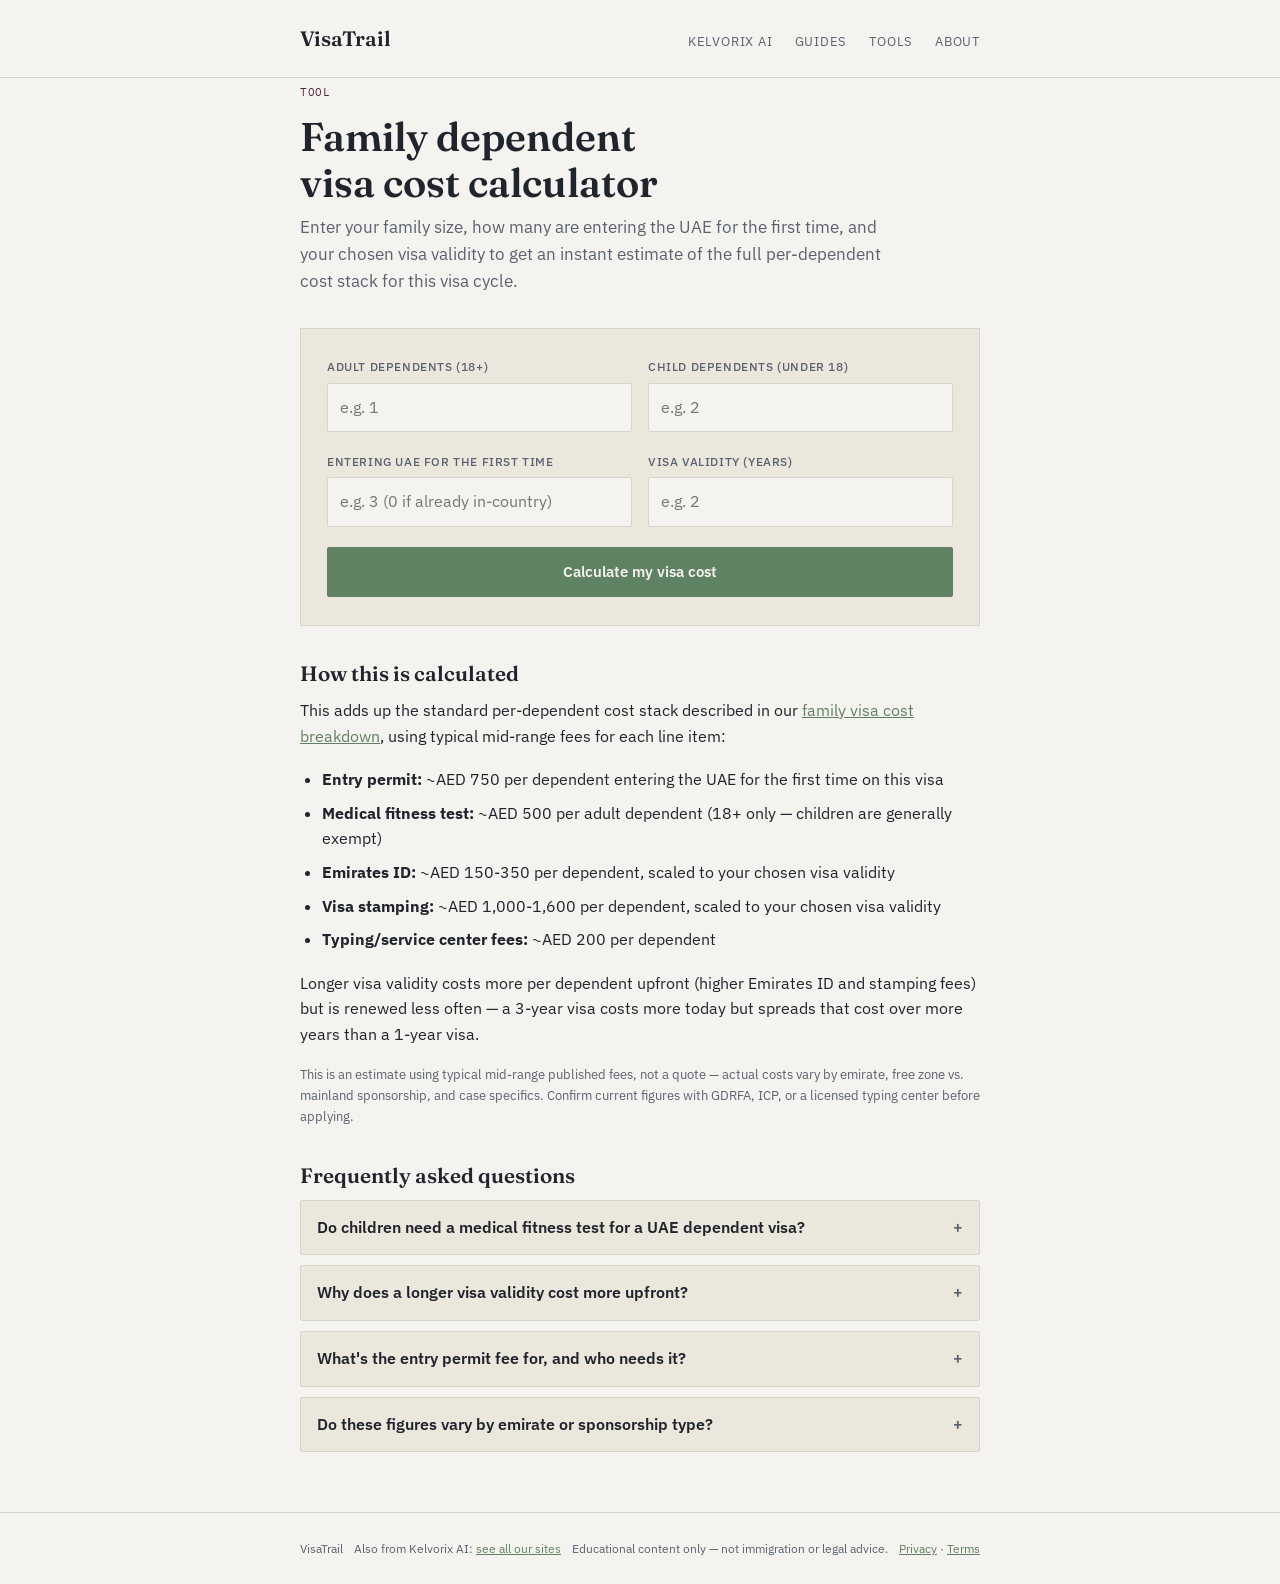
<file: tools/dependent-visa-cost-calculator.html>
<!doctype html>
<html lang="en">
<head>
<script async src="https://pagead2.googlesyndication.com/pagead/js/adsbygoogle.js?client=ca-pub-6051499531677717" crossorigin="anonymous"></script>
<meta charset="utf-8">
<meta name="viewport" content="width=device-width, initial-scale=1">
<title>Family Dependent Visa Cost Calculator | VisaTrail</title>
<meta name="description" content="Free UAE dependent visa cost calculator. Enter your family size and visa validity for an instant estimate of entry permits, medical tests, Emirates ID, and stamping fees.">
<link rel="canonical" href="https://kelvorixai.github.io/visatrail/tools/dependent-visa-cost-calculator.html">
<meta property="og:title" content="Family Dependent Visa Cost Calculator">
<meta property="og:description" content="Enter your family size and visa validity to see the real cost of sponsoring dependents in the UAE.">
<meta property="og:type" content="website">
<link rel="preconnect" href="https://fonts.googleapis.com">
<link rel="preconnect" href="https://fonts.gstatic.com" crossorigin>
<link href="https://fonts.googleapis.com/css2?family=Fraunces:opsz,wght@9..144,500;9..144,600;9..144,700&family=IBM+Plex+Sans:wght@400;500;600&family=IBM+Plex+Mono:wght@400;500&display=swap" rel="stylesheet">
<link rel="stylesheet" href="../style.css">
<style>
  .calc{ border:1px solid var(--line); padding:28px 26px; margin-top:28px; background:var(--paper-raised); }
  .field{ display:flex; flex-direction:column; gap:6px; margin-bottom:20px; }
  .field label{ font-size:12px; text-transform:uppercase; letter-spacing:.05em; color:var(--ink-soft); font-weight:500; }
  .field input{
    font: inherit; font-size:16px; padding:11px 12px; border:1px solid var(--line);
    background:var(--paper); color:var(--ink); border-radius:2px; width:100%;
  }
  .field-row{ display:grid; grid-template-columns:1fr 1fr; gap:16px; }
  @media (max-width:480px){ .field-row{ grid-template-columns:1fr; } }
  button.calc-btn{
    font: inherit; font-size:15px; font-weight:600; background:var(--sage-soft); color:var(--paper);
    border:none; padding:13px 22px; border-radius:2px; cursor:pointer; width:100%;
  }
  button.calc-btn:hover{ background:var(--sage); }
  .result{ margin-top:26px; padding:22px 24px; border:1px solid var(--plum); border-left:4px solid var(--plum); background:var(--paper); display:none; }
  .result.show{ display:block; }
  .result .amount{ font-family:"Fraunces", serif; font-size:2.4rem; font-weight:700; color:var(--plum-strong); font-variant-numeric:tabular-nums; }
  .result .amount span{ font-size:1.1rem; font-family:"IBM Plex Sans", sans-serif; font-weight:500; color:var(--ink-soft); }
  .result .breakdown{ margin-top:14px; font-size:13.5px; color:var(--ink-soft); font-family:"IBM Plex Mono", monospace; line-height:1.8; }
  .share-btn{
    margin-top:16px; font: inherit; font-size:13px; background:none; color:var(--sage-soft);
    border:1px solid var(--sage-soft); padding:8px 14px; border-radius:2px; cursor:pointer;
  }
  .share-btn:hover{ background:var(--sage-soft); color:var(--paper); }
  .formula-note{ font-size:13px; color:var(--ink-soft); margin-top:10px; }
  .faq{ margin-top:36px; }
  .faq details{ border:1px solid var(--line); border-radius:2px; padding:14px 16px; margin-bottom:10px; background:var(--paper-raised); }
  .faq summary{ cursor:pointer; font-weight:600; list-style:none; }
  .faq summary::-webkit-details-marker{ display:none; }
  .faq summary::after{ content:"+"; float:right; color:var(--ink-soft); }
  .faq details[open] summary::after{ content:"\2013"; }
  .faq p{ margin-top:10px; font-size:14.5px; color:var(--ink-soft); }
</style>
<script type="application/ld+json">
{
  "@context": "https://schema.org",
  "@type": "FAQPage",
  "mainEntity": [
    {
      "@type": "Question",
      "name": "Do children need a medical fitness test for a UAE dependent visa?",
      "acceptedAnswer": {
        "@type": "Answer",
        "text": "No — medical fitness tests are generally only required for adult dependents (18+). Child dependents are typically exempt."
      }
    },
    {
      "@type": "Question",
      "name": "Why does a longer visa validity cost more upfront?",
      "acceptedAnswer": {
        "@type": "Answer",
        "text": "Because Emirates ID and stamping fees scale with the visa validity you choose — a 3-year visa costs more per dependent today, but you renew far less often, so the cost spreads over more years than a 1-year visa."
      }
    },
    {
      "@type": "Question",
      "name": "What's the entry permit fee for, and who needs it?",
      "acceptedAnswer": {
        "@type": "Answer",
        "text": "It's roughly AED 750 per dependent who is entering the UAE for the first time on this visa. It doesn't apply to dependents already living in the country."
      }
    },
    {
      "@type": "Question",
      "name": "Do these figures vary by emirate or sponsorship type?",
      "acceptedAnswer": {
        "@type": "Answer",
        "text": "Yes — these are estimates using typical mid-range published fees. Actual costs vary by emirate, free zone vs. mainland sponsorship, and case specifics, so confirm current figures with GDRFA, ICP, or a licensed typing center before applying."
      }
    }
  ]
}
</script>
<script type="application/ld+json">
{
  "@context": "https://schema.org",
  "@type": "WebApplication",
  "name": "Family Dependent Visa Cost Calculator",
  "url": "https://kelvorixai.github.io/visatrail/tools/dependent-visa-cost-calculator.html",
  "applicationCategory": "FinanceApplication",
  "operatingSystem": "Any",
  "offers": {
    "@type": "Offer",
    "price": "0",
    "priceCurrency": "AED"
  },
  "description": "Free calculator that estimates UAE dependent visa costs across entry permits, medical tests, Emirates ID, and stamping fees, scaled to family size and visa validity."
}
</script>
</head>
<body>

<header class="site">
  <div class="wrap">
    <a class="brand" href="../index.html">VisaTrail</a>
    <nav class="site">
      <a href="https://kelvorixai.github.io/">Kelvorix AI</a>
      <a href="../index.html">Guides</a>
      <a href="index.html">Tools</a>
      <a href="../about.html">About</a>
    </nav>
  </div>
</header>

<main class="wrap">
  <article class="post">
    <header class="meta">
      <span class="tag">Tool</span>
      <h1>Family dependent visa cost calculator</h1>
      <p class="dek">Enter your family size, how many are entering the UAE for the first time, and your chosen visa validity to get an instant estimate of the full per-dependent cost stack for this visa cycle.</p>
    </header>

    <div class="calc">
      <div class="field-row">
        <div class="field">
          <label for="adults">Adult dependents (18+)</label>
          <input type="number" id="adults" inputmode="numeric" placeholder="e.g. 1" min="0" step="1">
        </div>
        <div class="field">
          <label for="children">Child dependents (under 18)</label>
          <input type="number" id="children" inputmode="numeric" placeholder="e.g. 2" min="0" step="1">
        </div>
      </div>
      <div class="field-row">
        <div class="field">
          <label for="entrants">Entering UAE for the first time</label>
          <input type="number" id="entrants" inputmode="numeric" placeholder="e.g. 3 (0 if already in-country)" min="0" step="1">
        </div>
        <div class="field">
          <label for="validity">Visa validity (years)</label>
          <input type="number" id="validity" inputmode="numeric" placeholder="e.g. 2" min="1" max="3" step="1">
        </div>
      </div>

      <button class="calc-btn" id="calcBtn" type="button">Calculate my visa cost</button>

      <div class="result" id="result">
        <div class="amount"><span>Total for this visa cycle: </span><span id="amountValue">0</span></div>
        <div class="breakdown" id="breakdown"></div>
        <button class="share-btn" id="shareBtn" type="button">Copy result to share</button>
      </div>
    </div>

    <div class="content" style="margin-top:36px;">
      <h2>How this is calculated</h2>
      <p>This adds up the standard per-dependent cost stack described in our <a href="../articles/uae-family-dependent-visa-cost-breakdown.html">family visa cost breakdown</a>, using typical mid-range fees for each line item:</p>
      <ul>
        <li><strong>Entry permit:</strong> ~AED 750 per dependent entering the UAE for the first time on this visa</li>
        <li><strong>Medical fitness test:</strong> ~AED 500 per adult dependent (18+ only — children are generally exempt)</li>
        <li><strong>Emirates ID:</strong> ~AED 150-350 per dependent, scaled to your chosen visa validity</li>
        <li><strong>Visa stamping:</strong> ~AED 1,000-1,600 per dependent, scaled to your chosen visa validity</li>
        <li><strong>Typing/service center fees:</strong> ~AED 200 per dependent</li>
      </ul>
      <p>Longer visa validity costs more per dependent upfront (higher Emirates ID and stamping fees) but is renewed less often — a 3-year visa costs more today but spreads that cost over more years than a 1-year visa.</p>
      <p class="formula-note">This is an estimate using typical mid-range published fees, not a quote — actual costs vary by emirate, free zone vs. mainland sponsorship, and case specifics. Confirm current figures with GDRFA, ICP, or a licensed typing center before applying.</p>
    </div>

    <div class="content faq" style="margin-top:36px;">
      <h2>Frequently asked questions</h2>
      <details>
        <summary>Do children need a medical fitness test for a UAE dependent visa?</summary>
        <p>No — medical fitness tests are generally only required for adult dependents (18+). Child dependents are typically exempt.</p>
      </details>
      <details>
        <summary>Why does a longer visa validity cost more upfront?</summary>
        <p>Because Emirates ID and stamping fees scale with the visa validity you choose — a 3-year visa costs more per dependent today, but you renew far less often, so the cost spreads over more years than a 1-year visa.</p>
      </details>
      <details>
        <summary>What's the entry permit fee for, and who needs it?</summary>
        <p>It's roughly AED 750 per dependent who is entering the UAE for the first time on this visa. It doesn't apply to dependents already living in the country.</p>
      </details>
      <details>
        <summary>Do these figures vary by emirate or sponsorship type?</summary>
        <p>Yes — these are estimates using typical mid-range published fees. Actual costs vary by emirate, free zone vs. mainland sponsorship, and case specifics, so confirm current figures with GDRFA, ICP, or a licensed typing center before applying.</p>
      </details>
    </div>
  </article>
</main>

<footer class="site">
  <div class="wrap">
    <span>VisaTrail</span>
    <span>Also from Kelvorix AI: <a href="https://kelvorixai.github.io/">see all our sites</a></span>
    <span>Educational content only — not immigration or legal advice.</span>
    <span><a href="../privacy.html">Privacy</a> · <a href="../terms.html">Terms</a></span>
  </div>
</footer>

<script>
(function(){
  var calcBtn = document.getElementById('calcBtn');
  var shareBtn = document.getElementById('shareBtn');
  var resultEl = document.getElementById('result');
  var amountEl = document.getElementById('amountValue');
  var breakdownEl = document.getElementById('breakdown');
  var lastSummary = '';

  var ENTRY_PERMIT = 750;
  var MEDICAL = 500;
  var TYPING = 200;

  function emiratesIdFee(years){
    if (years <= 1) return 150;
    if (years === 2) return 250;
    return 350;
  }
  function stampingFee(years){
    if (years <= 1) return 1000;
    if (years === 2) return 1300;
    return 1600;
  }

  function fmt(n){
    return n.toLocaleString('en-US', {maximumFractionDigits: 0});
  }

  calcBtn.addEventListener('click', function(){
    var adults = parseFloat(document.getElementById('adults').value) || 0;
    var children = parseFloat(document.getElementById('children').value) || 0;
    var entrants = parseFloat(document.getElementById('entrants').value) || 0;
    var validity = parseFloat(document.getElementById('validity').value) || 0;

    var totalDependents = adults + children;

    if (totalDependents <= 0 || validity <= 0) {
      breakdownEl.textContent = '';
      amountEl.textContent = 'Enter your numbers above';
      resultEl.classList.add('show');
      shareBtn.style.display = 'none';
      return;
    }

    var idFee = emiratesIdFee(validity);
    var stampFee = stampingFee(validity);

    var entryCost = entrants * ENTRY_PERMIT;
    var medicalCost = adults * MEDICAL;
    var idCost = totalDependents * idFee;
    var stampingCost = totalDependents * stampFee;
    var typingCost = totalDependents * TYPING;

    var total = entryCost + medicalCost + idCost + stampingCost + typingCost;
    var costPerDependent = total / totalDependents;

    var lines = [];
    lines.push('Entry permits (' + entrants + '): ' + fmt(entryCost));
    lines.push('Medical tests (' + adults + ' adult' + (adults===1?'':'s') + '): ' + fmt(medicalCost));
    lines.push('Emirates ID (' + totalDependents + ' dependents): ' + fmt(idCost));
    lines.push('Visa stamping (' + totalDependents + ' dependents): ' + fmt(stampingCost));
    lines.push('Typing/service fees: ' + fmt(typingCost));
    lines.push('Average per dependent: ' + fmt(costPerDependent));
    lines.push('Renews roughly every ' + validity + ' year' + (validity===1?'':'s'));

    amountEl.textContent = fmt(Math.round(total));
    breakdownEl.innerHTML = lines.join('<br>');
    resultEl.classList.add('show');
    shareBtn.style.display = 'inline-block';
    lastSummary = 'Sponsoring ' + totalDependents + ' dependent(s) in the UAE for a ' + validity + '-year visa came to about AED ' + fmt(Math.round(total)) + '. Try it yourself: https://kelvorixai.github.io/visatrail/tools/dependent-visa-cost-calculator.html';
  });

  shareBtn.addEventListener('click', function(){
    if (!lastSummary) return;
    if (navigator.clipboard) {
      navigator.clipboard.writeText(lastSummary).then(function(){
        shareBtn.textContent = 'Copied!';
        setTimeout(function(){ shareBtn.textContent = 'Copy result to share'; }, 1800);
      });
    }
  });
})();
</script>

</body>
</html>
</file>
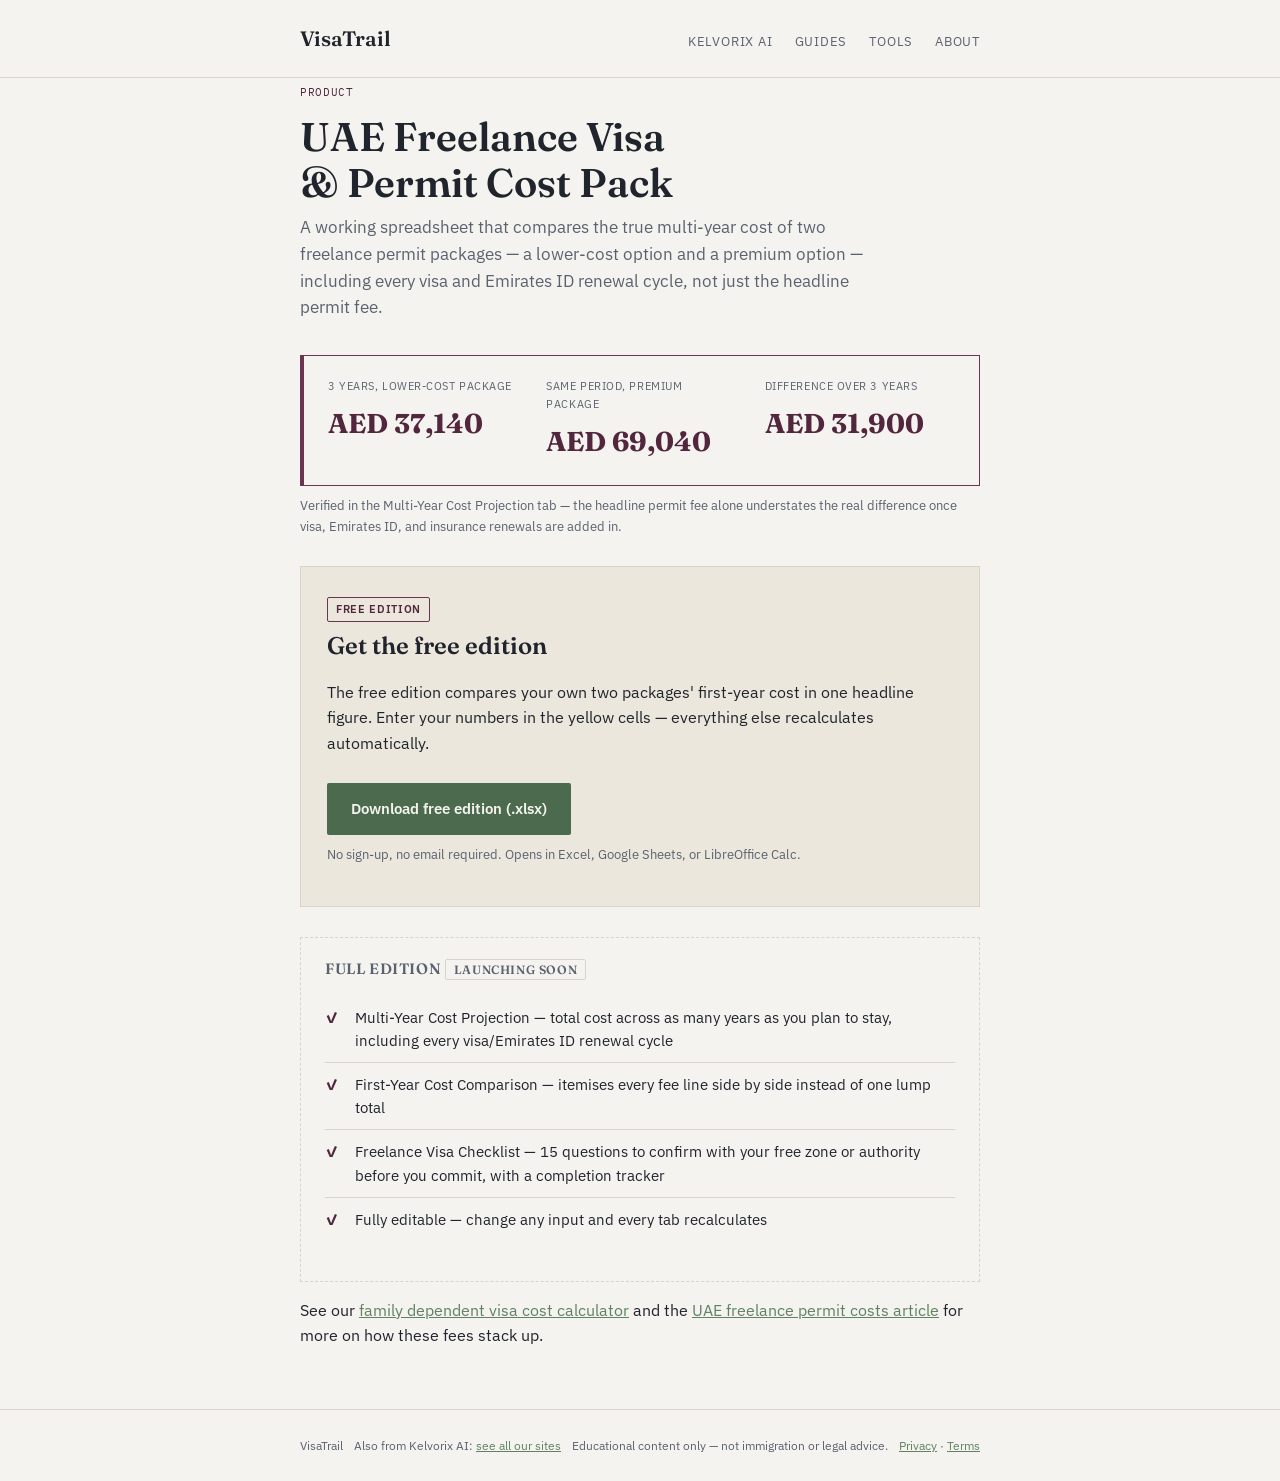
<file: tools/uae-freelance-visa-cost-pack.html>
<!doctype html>
<html lang="en">
<head>
<script async src="https://pagead2.googlesyndication.com/pagead/js/adsbygoogle.js?client=ca-pub-6051499531677717" crossorigin="anonymous"></script>
<meta charset="utf-8">
<meta name="viewport" content="width=device-width, initial-scale=1">
<title>UAE Freelance Visa & Permit Cost Pack | VisaTrail</title>
<meta name="description" content="A free downloadable spreadsheet that compares the true multi-year cost of two freelance permit packages — not just the headline permit fee.">
<link rel="canonical" href="https://kelvorixai.github.io/visatrail/tools/uae-freelance-visa-cost-pack.html">
<meta property="og:title" content="UAE Freelance Visa & Permit Cost Pack">
<meta property="og:description" content="Compare the true multi-year cost of two freelance permit packages, including every visa and Emirates ID renewal cycle.">
<meta property="og:type" content="website">
<link rel="preconnect" href="https://fonts.googleapis.com">
<link rel="preconnect" href="https://fonts.gstatic.com" crossorigin>
<link href="https://fonts.googleapis.com/css2?family=Fraunces:opsz,wght@9..144,500;9..144,600;9..144,700&family=IBM+Plex+Sans:wght@400;500;600&family=IBM+Plex+Mono:wght@400;500&display=swap" rel="stylesheet">
<link rel="stylesheet" href="../style.css">
<style>
  .product-box{ border:1px solid var(--line); padding:28px 26px; margin-top:28px; background:var(--paper-raised); }
  .product-box h2{ margin-top:0; }
  .feature-list{ list-style:none; padding:0; margin:18px 0; }
  .feature-list li{ padding:10px 0 10px 30px; position:relative; border-bottom:1px solid var(--line); font-size:14.5px; }
  .feature-list li:last-child{ border-bottom:none; }
  .feature-list li::before{ content:"✓"; position:absolute; left:0; color:var(--plum-strong); font-weight:700; }
  .download-btn{
    display:inline-block; font: inherit; font-size:15px; font-weight:600; background:var(--sage); color:var(--paper);
    border:none; padding:14px 24px; border-radius:2px; cursor:pointer; text-decoration:none; margin-top:10px;
  }
  .download-btn:hover{ background:var(--sage-soft); }
  .tag-free{ display:inline-block; font-size:11px; text-transform:uppercase; letter-spacing:.06em; font-weight:600; color:var(--plum-strong); border:1px solid var(--plum); border-radius:2px; padding:3px 8px; margin-bottom:10px; }
  .stat-box{
    margin-top:26px; padding:22px 24px; border:1px solid var(--plum); border-left:4px solid var(--plum);
    background:var(--paper); display:flex; gap:28px; flex-wrap:wrap;
  }
  .stat{ flex:1; min-width:160px; }
  .stat .label{ font-size:11px; text-transform:uppercase; letter-spacing:.05em; color:var(--ink-soft); margin-bottom:6px; }
  .stat .value{ font-family:"Fraunces", serif; font-size:1.7rem; font-weight:700; color:var(--plum-strong); font-variant-numeric:tabular-nums; }
  .full-edition{ margin-top:30px; padding:22px 24px; border:1px dashed var(--line); background:var(--paper); }
  .full-edition h3{ margin-top:0; font-size:15px; text-transform:uppercase; letter-spacing:.04em; color:var(--ink-soft); }
  .coming-soon{ font-size:12px; text-transform:uppercase; letter-spacing:.05em; color:var(--ink-soft); border:1px solid var(--line); border-radius:2px; padding:2px 8px; }
  .formula-note{ font-size:13px; color:var(--ink-soft); margin-top:10px; }
</style>
</head>
<body>

<header class="site">
  <div class="wrap">
    <a class="brand" href="../index.html">VisaTrail</a>
    <nav class="site">
      <a href="https://kelvorixai.github.io/">Kelvorix AI</a>
      <a href="../index.html">Guides</a>
      <a href="index.html">Tools</a>
      <a href="../about.html">About</a>
    </nav>
  </div>
</header>

<main class="wrap">
  <article class="post">
    <header class="meta">
      <span class="tag">Product</span>
      <h1>UAE Freelance Visa & Permit Cost Pack</h1>
      <p class="dek">A working spreadsheet that compares the true multi-year cost of two freelance permit packages — a lower-cost option and a premium option — including every visa and Emirates ID renewal cycle, not just the headline permit fee.</p>
    </header>

    <div class="stat-box">
      <div class="stat">
        <div class="label">3 years, lower-cost package</div>
        <div class="value">AED 37,140</div>
      </div>
      <div class="stat">
        <div class="label">Same period, premium package</div>
        <div class="value">AED 69,040</div>
      </div>
      <div class="stat">
        <div class="label">Difference over 3 years</div>
        <div class="value">AED 31,900</div>
      </div>
    </div>
    <p class="formula-note">Verified in the Multi-Year Cost Projection tab — the headline permit fee alone understates the real difference once visa, Emirates ID, and insurance renewals are added in.</p>

    <div class="product-box">
      <span class="tag-free">Free edition</span>
      <h2>Get the free edition</h2>
      <p>The free edition compares your own two packages' first-year cost in one headline figure. Enter your numbers in the yellow cells — everything else recalculates automatically.</p>
      <a class="download-btn" href="[data-uri]" download="UAE_Freelance_Visa_Cost_Pack_FREE.xlsx">Download free edition (.xlsx)</a>
      <p class="formula-note">No sign-up, no email required. Opens in Excel, Google Sheets, or LibreOffice Calc.</p>
    </div>

    <div class="full-edition">
      <h3>Full edition <span class="coming-soon">Launching soon</span></h3>
      <ul class="feature-list">
        <li>Multi-Year Cost Projection — total cost across as many years as you plan to stay, including every visa/Emirates ID renewal cycle</li>
        <li>First-Year Cost Comparison — itemises every fee line side by side instead of one lump total</li>
        <li>Freelance Visa Checklist — 15 questions to confirm with your free zone or authority before you commit, with a completion tracker</li>
        <li>Fully editable — change any input and every tab recalculates</li>
      </ul>
    </div>

    <p>See our <a href="dependent-visa-cost-calculator.html">family dependent visa cost calculator</a> and the <a href="../articles/uae-freelance-permit-costs.html">UAE freelance permit costs article</a> for more on how these fees stack up.</p>
  </article>
</main>

<footer class="site">
  <div class="wrap">
    <span>VisaTrail</span>
    <span>Also from Kelvorix AI: <a href="https://kelvorixai.github.io/">see all our sites</a></span>
    <span>Educational content only — not immigration or legal advice.</span>
    <span><a href="../privacy.html">Privacy</a> · <a href="../terms.html">Terms</a></span>
  </div>
</footer>

</body>
</html>
</file>
<file: style.css>
:root{
  --ink:#20242c;
  --ink-soft:#5a6270;
  --paper:#f5f3ef;
  --paper-raised:#ece7dd;
  --plum:#6b3450;
  --plum-strong:#52273e;
  --sage:#4c6b4e;
  --sage-soft:#5f8262;
  --line:#d9d4c9;
  --line-soft:#e6e2d8;
}
@media (prefers-color-scheme: dark){
  :root{
    --ink:#e8e6e0;
    --ink-soft:#a8adb8;
    --paper:#14171d;
    --paper-raised:#1c212b;
    --plum:#d98fb3;
    --plum-strong:#e8a8c8;
    --sage:#8fc092;
    --sage-soft:#7ab080;
    --line:#2c3038;
    --line-soft:#22262e;
  }
}
*{box-sizing:border-box;}
html{ text-size-adjust:100%; }
body{
  margin:0;
  background:var(--paper);
  color:var(--ink);
  font-family:"IBM Plex Sans", ui-sans-serif, system-ui, sans-serif;
  line-height:1.6;
}
a{ color:var(--sage-soft); }
h1,h2,h3{ font-family:"Fraunces", Georgia, serif; font-weight:600; text-wrap:balance; line-height:1.15; }
.wrap{ max-width:720px; margin:0 auto; padding:0 20px; }

header.site{ border-bottom:1px solid var(--line); padding-block:22px; }
header.site .wrap{ display:flex; align-items:baseline; justify-content:space-between; flex-wrap:wrap; gap:10px; }
.brand{ font-family:"Fraunces", serif; font-weight:600; font-size:1.3rem; text-decoration:none; color:var(--ink); }
nav.site a{ font-size:13px; text-transform:uppercase; letter-spacing:.06em; color:var(--ink-soft); text-decoration:none; margin-left:18px; }
nav.site a:hover{ color:var(--sage-soft); }

main{ padding-block:48px; }

.hero h1{ font-size:clamp(2rem,5vw,2.8rem); margin:0 0 14px; }
.hero p{ color:var(--ink-soft); max-width:58ch; font-size:1.05rem; margin:0; }

.post-list{ margin-top:44px; display:flex; flex-direction:column; }
.post-card{ padding-block:22px; border-top:1px solid var(--line-soft); display:flex; flex-direction:column; gap:6px; }
.post-card:first-child{ border-top:none; }
.post-card .tag{ font-family:"IBM Plex Mono", monospace; font-size:11px; text-transform:uppercase; letter-spacing:.06em; color:var(--plum-strong); }
.post-card a.title{ font-family:"Fraunces", serif; font-size:1.3rem; font-weight:600; color:var(--ink); text-decoration:none; }
.post-card a.title:hover{ color:var(--sage-soft); }
.post-card p{ margin:0; color:var(--ink-soft); font-size:14.5px; max-width:62ch; }

article.post header.meta{ margin-bottom:8px; }
article.post .tag{ font-family:"IBM Plex Mono", monospace; font-size:11px; text-transform:uppercase; letter-spacing:.06em; color:var(--plum-strong); }
article.post h1{ font-size:clamp(1.8rem,4.5vw,2.5rem); margin:10px 0 8px; }
article.post .dek{ color:var(--ink-soft); font-size:1.05rem; max-width:60ch; margin:0 0 34px; }
article.post .content{ max-width:68ch; font-size:16px; }
article.post .content h2{ font-size:1.3rem; margin:36px 0 12px; }
article.post .content p{ margin:0 0 18px; }
article.post .content ul,article.post .content ol{ margin:0 0 18px; padding-left:22px; }
article.post .content li{ margin-bottom:8px; }
article.post .content table{ width:100%; border-collapse:collapse; margin:0 0 24px; font-size:14.5px; }
article.post .content th{ text-align:left; font-size:11px; text-transform:uppercase; letter-spacing:.05em; color:var(--ink-soft); font-weight:500; padding:0 12px 8px 0; border-bottom:1px solid var(--line); }
article.post .content td{ padding:10px 12px 10px 0; border-bottom:1px solid var(--line-soft); vertical-align:top; }

.disclaimer{ margin-top:40px; padding:16px 18px; background:var(--paper-raised); border-left:3px solid var(--plum); font-size:13px; color:var(--ink-soft); }

footer.site{ border-top:1px solid var(--line); margin-top:60px; padding-block:26px; }
footer.site .wrap{ display:flex; justify-content:space-between; flex-wrap:wrap; gap:10px; font-size:12px; color:var(--ink-soft); }

@media (max-width:480px){
  nav.site a{ margin-left:12px; }
}
</file>
